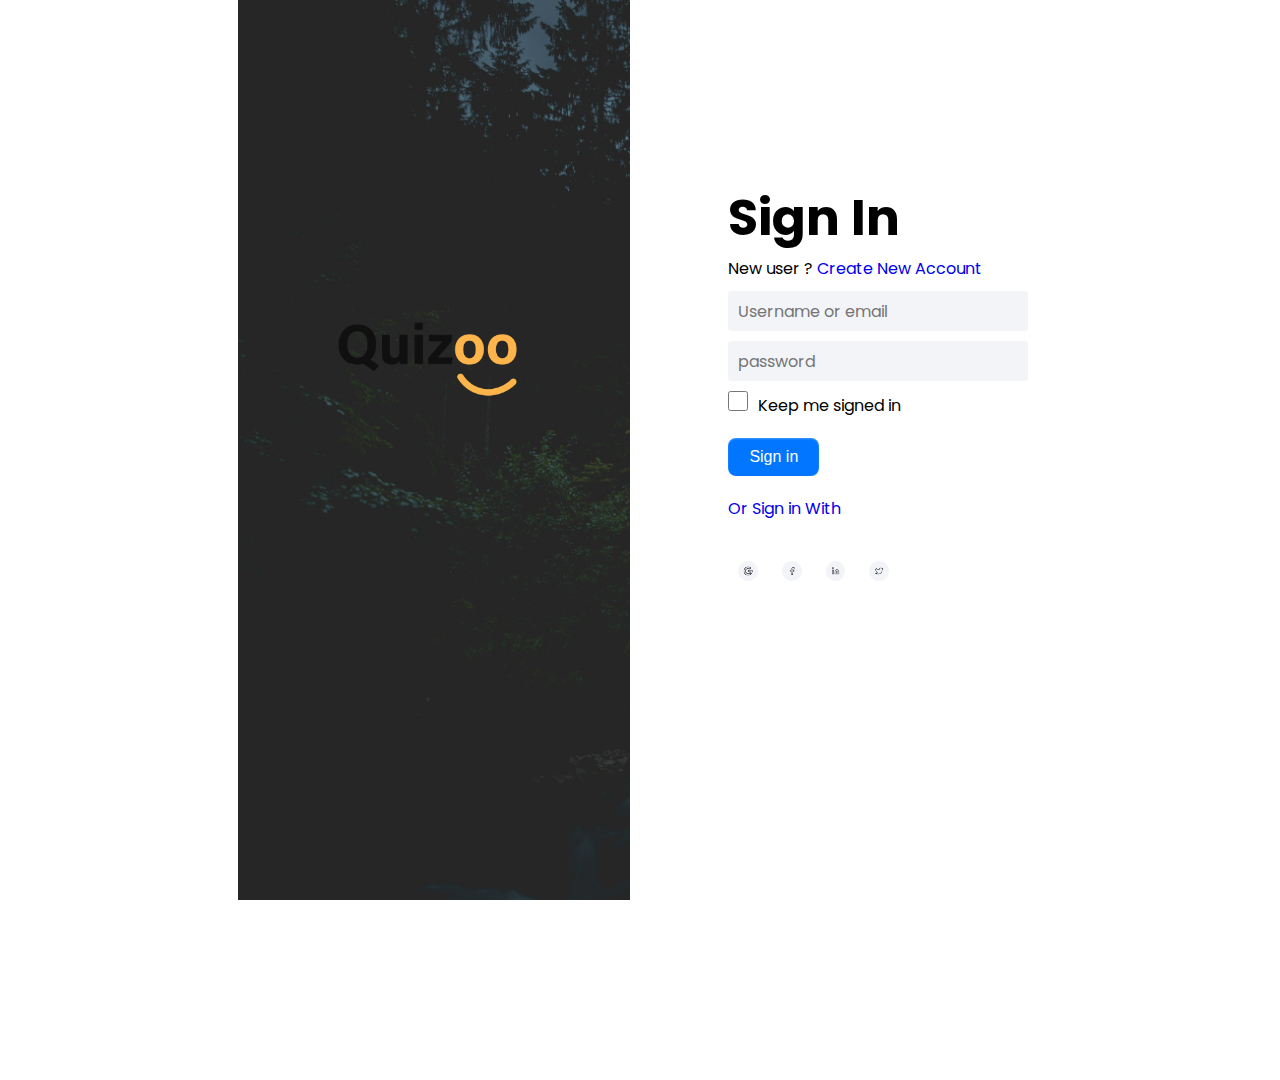
<file: Sign in/index.html>
<!DOCTYPE html>
<html lang="en">

<head>
    <meta charset="UTF-8">
    <meta http-equiv="X-UA-Compatible" content="IE=edge">
    <meta name="viewport" content="width=device-width, initial-scale=1.0">
    <link rel="stylesheet" href="style.css">
    <title>Sign in </title>
</head>

<body>
    <div class="countainer">
        <div class="right-side">
            <img src="images/logo Quizoo.png" alt="">

        </div>
        <div class="left-side">
            <form action="" method="get" class="regiser-form">
                <h3>Create An Account</h3>
                <!-- <h2>Join Quizoo today.</h2> -->
                <p class="toglleMe">Already an user? <span><a href="#">Sign In </a></span></p>
                <input type="text" placeholder="First Name"><br>
                <input type="text" placeholder="Last Name"><br>
                <input type="text" placeholder="Email Address"><br>
                <input type="password" placeholder="Password"><br>
                <input type="checkbox" name="" id=""><label for="keepmesign">Keep me signed
                    in</label><br>
                <button> Sign Up </button>
                <p class=" keepMe">Or Sign in With </p>
                <div class="social-media">
                    <img src="images/Circle Button.png" alt="">
                    <img src="images/Circle Button-1.png" alt="">
                    <img src="images/Circle Button-2.png" alt="">
                    <img src="images/Circle Button-3.png" alt="">
                </div>
            </form>
            <form action="" method="get" class="login">
                <h3>Sign In</h3>
                <!-- <h2>Join Quizoo today.</h2> -->
                <p class="toglleMe">New user ? <span><a href="#">Create New Account </a></span></p>
                <input type="text" placeholder="Username or email" name="userNameOrEmail" class="" id="email"><br>
                <p class="error-hint hidden">Username or email are required</p>

                <input type="password" name="password" placeholder="password" class=""><br>
                <p class="error_hintpass hidden">password is required</p>
                <input type="checkbox" name="" id=""><label for="keepmesign" ">Keep me signed
                    in</label><br>
                <button class=" btn-signIn"> Sign in </button>


                    <p class=" keepMe"><a href="/Articles/index.html">Or Sign in With</a> </p>
                    <div class="social-media">
                        <img src="images/Circle Button.png" alt="">
                        <img src="images/Circle Button-1.png" alt="">
                        <img src="images/Circle Button-2.png" alt="">
                        <img src="images/Circle Button-3.png" alt="">
                    </div>
            </form>

        </div>
    </div>

    <script src="script.js"></script>
    <script src="jquery-3.6.0.min.js"></script>
    <script>
        $('.toglleMe a').click(function () {
            $('form').animate({ height: "toggle", opacity: "toggle" }, "slow");
        });







    </script>
</body>

</html>
</file>
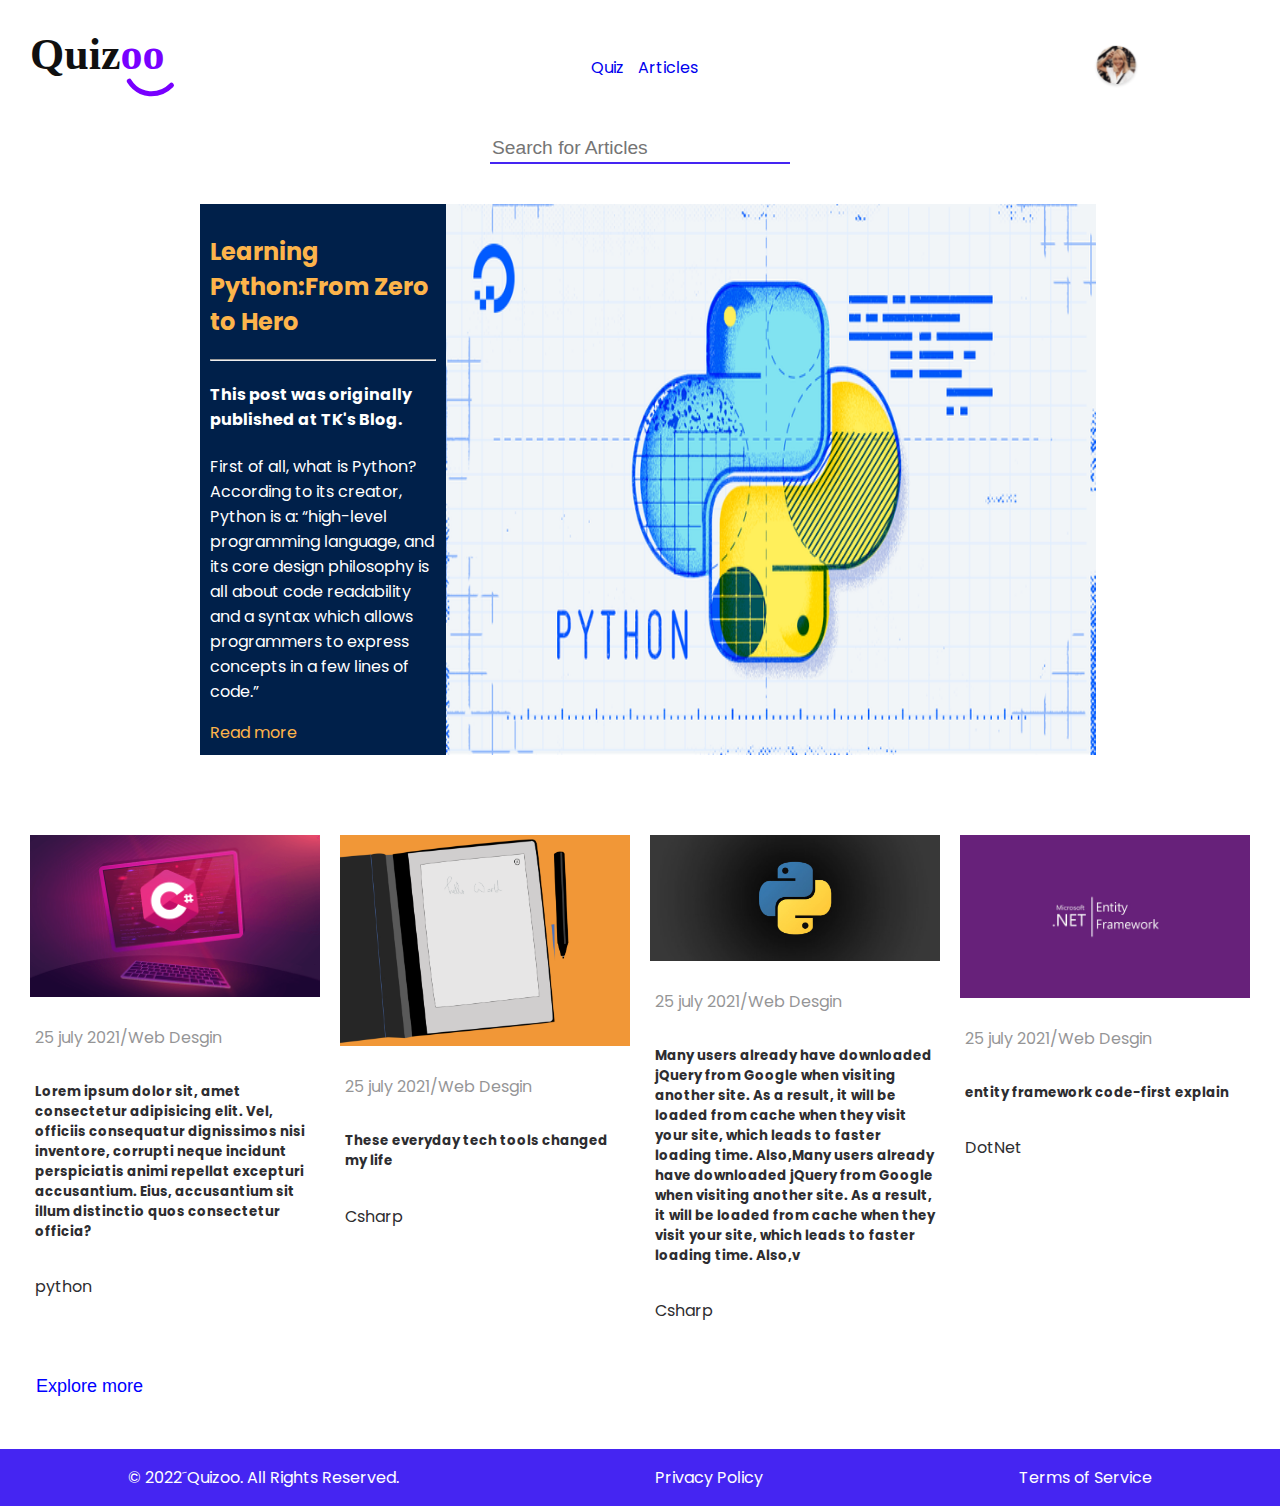
<file: Articles.html>
<!DOCTYPE html>
<html lang="en">

<head>
    <meta charset="UTF-8">
    <meta http-equiv="X-UA-Compatible" content="IE=edge">
    <meta name="viewport" content="width=device-width, initial-scale=1.0">
    <link rel="stylesheet" href="Articles.css">
    <title>Article</title>
</head>

<body>
    <header>
        <img src="images/logo Quizoo.svg" alt="">
        <div class="link-nav">
            <a href="QuizHome.html">Quiz</a>
            <a href="Articles.html">Articles</a>
        </div>
        <div class="container">
            <div class="Profile" onclick="menuToggle();">

                <img id="ProfilePhoto" src="images/Ellipse 31.png" alt="">

            </div>
            <div class="menu">
                <h3>Samantha</h3>
                <ul>
                    <li><a href="#">My Profile</a></li>
                    <li><a href="#">Favourite</a></li>
                    <li><a href="#">Settings</a></li>
                    <li><a href="#">Sign out</a></li>
                </ul>
            </div>

        </div>
    </header>
    <div class="main-contatiner">
        <div class="search">
            <input class="input-search" type="search" placeholder="Search for Articles">
            </hr>
        </div>
        <div class="main-article">
            <div class="text-inside">
                <h2 class="text-limoni">Learning Python:From Zero to Hero</h2>
                <hr class="text-limoni">
                <h4>This post was originally published at TK's Blog.</h4>
                <p>First of all, what is Python? According to its creator, Python is a:
                    “high-level programming language, and its core design philosophy is all about code readability and a
                    syntax which allows programmers to express concepts in a few lines of code.”
                </p>
                <a href="ArticlePython.html" class="text-limoni">Read more</a>


            </div>
            <div class="image-main-article">
                <img src="images/how-to-code-in-python.png" width="650px" height="100%" alt="">
            </div>

        </div>
        <div class="sub-article">
            <div class="art1">
                <img src="images/csharp-using-declaration.png" alt="">
                <p class="text-disc">25 july 2021/Web Desgin</p>
                <h5>Lorem ipsum dolor sit, amet consectetur adipisicing elit. Vel, officiis consequatur dignissimos nisi
                    inventore, corrupti neque incidunt perspiciatis animi repellat excepturi accusantium. Eius,
                    accusantium sit illum distinctio quos consectetur officia?</h5>
                <a href="ArticlePython.html">
                    <p>python</p>
                </a>
            </div>
            <div class="art1">
                <img src="images/1 8Sfa2kyrjq8I2ZtFQkpejA.png" alt="">
                <p class="text-disc">25 july 2021/Web Desgin</p>
                <h5>These everyday tech tools changed my life</h5>
                <p>Csharp</p>
            </div>
            <div class="art1">
                <img src="images/python-socket-programming.jpg" alt="">
                <p class="text-disc">25 july 2021/Web Desgin</p>
                <h5>Many users already have downloaded jQuery from Google when visiting another site. As a result, it
                    will be loaded from cache when they visit your site, which leads to faster loading time. Also,Many
                    users already have downloaded jQuery from Google when visiting another site. As a result, it will be
                    loaded from cache when they visit your site, which leads to faster loading time. Also,v</h5>
                <p>Csharp</p>
            </div>
            <div class="art1">
                <img src="images/entity-framework-33.jpg" alt="">
                <p class="text-disc">25 july 2021/Web Desgin</p>
                <h5>entity framework code-first explain</h5>
                <p>DotNet</p>
            </div>
            <div class="art1 hidden">
                <img src="images/csharp-using-declaration.png" alt="">
                <p class="text-disc">25 july 2021/Web Desgin</p>
                <h5>learn python in deep</h5>
                <p>python</p>
            </div>
            <div class="art1 hidden">
                <img src="images/1 8Sfa2kyrjq8I2ZtFQkpejA.png" alt="">
                <p class="text-disc">25 july 2021/Web Desgin</p>
                <h5>These everyday tech tools changed my life</h5>
                <p>Csharp</p>
            </div>
            <div class="art1 hidden">
                <img src="images/csharp-using-declaration.png" alt="">
                <p class="text-disc">25 july 2021/Web Desgin</p>
                <h5>csharp tricks</h5>
                <p>Csharp</p>
            </div>
            <div class="art1 hidden">
                <img src="images/entity-framework-33.jpg" alt="">
                <p class="text-disc">25 july 2021/Web Desgin</p>
                <h5>entity framework code-first explain</h5>
                <p>DotNet</p>
            </div>
        </div>
        <button class="explore-more">Explore more</button>

    </div>
    <footer>
        <p>© 2022 َQuizoo. All Rights Reserved.</p>
        <p>Privacy Policy</p>
        <p>Terms of Service</p>
    </footer>
    <script src="Articles.js"></script>
    <script src="https://ajax.googleapis.com/ajax/libs/jquery/3.5.1/jquery.min.js"></script>
    <script>
        $('.explore-more').click(function () {
            $('.hidden').toggle();
            let textbtn = document.getElementsByClassName('explore-more');
            if ($(".explore-more").text() == "Explore more") {
                $(".explore-more").text("show less");
            }
            else {
                $(".explore-more").text("Explore more");
            }



        })

    </script>

</body>

</html>
</file>
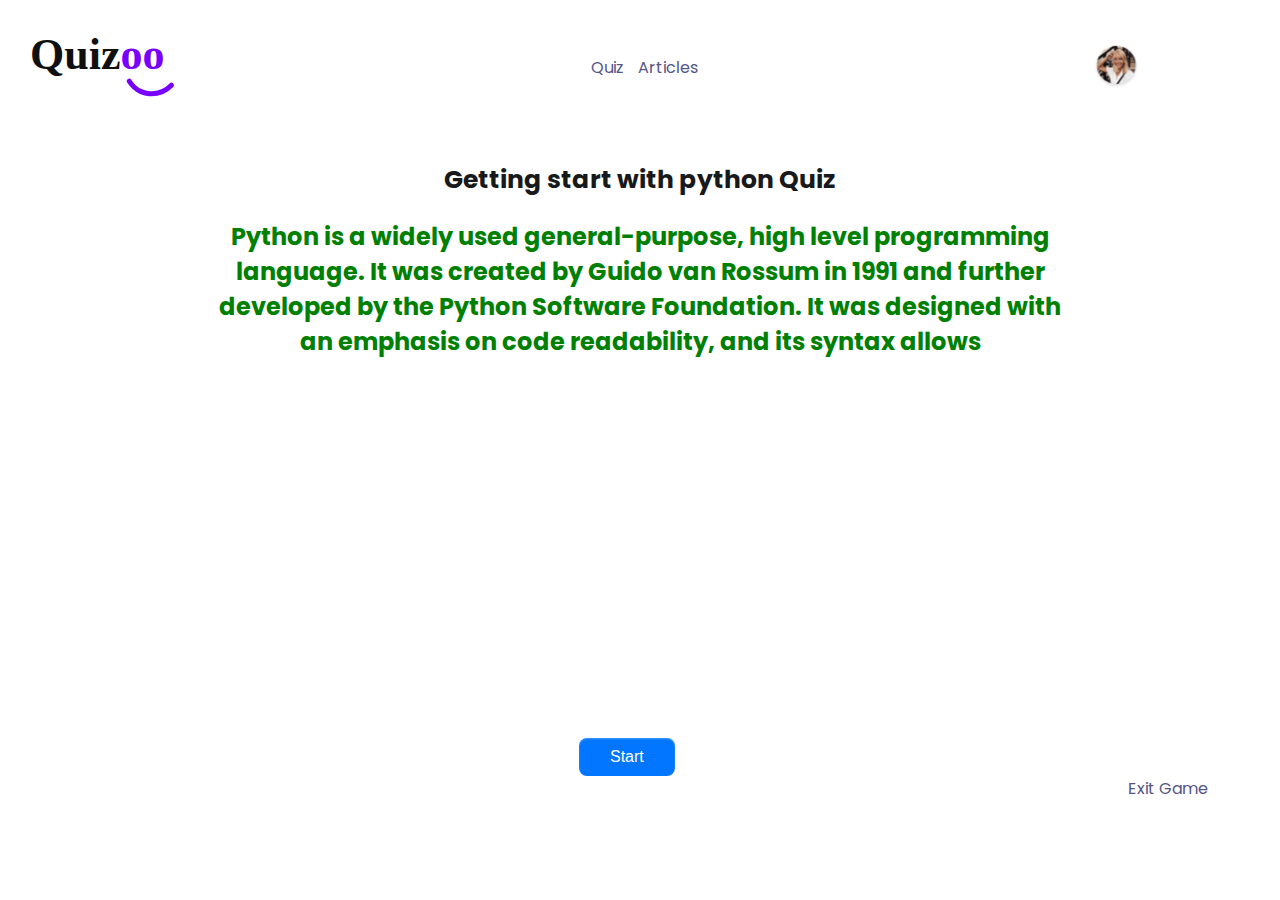
<file: Quiz.html>
<!DOCTYPE html>
<html lang="en">

<head>
    <meta charset="UTF-8">
    <meta http-equiv="X-UA-Compatible" content="IE=edge">
    <meta name="viewport" content="width=device-width, initial-scale=1.0">
    <link rel="stylesheet" href="Quiz.css">
    <title>quiz</title>
</head>

<body>
    <header>
        <img src="images/logo Quizoo.svg" alt="">
        <div class="link-nav">
            <a href="/Quiz home page/index.html">Quiz</a>
            <a href="/Articles/index.html">Articles</a>
        </div>
        <div class="container">
            <div class="Profile" onclick="menuToggle();">

                <img id="ProfilePhoto" src="images/Ellipse 31.png" alt="">

            </div>
            <div class="menu ">
                <h3>Samantha</h3>
                <ul>
                    <li><a href="#">My Profile</a></li>
                    <li><a href="#">Favourite</a></li>
                    <li><a href="#">Settings</a></li>
                    <li><a href="#">Sign out</a></li>
                </ul>
            </div>

        </div>

    </header>
    <section class="QuizSection">


    </section>
    <button class="btn" id="start">Start</button>

    <a id="Exit-game" href="/Home Page/index.html"> Exit Game</a>




    <!-- <section class="container">
        <p> Question 1 of 20 </p>
        <h1>
            what is the correct syntax for defining a class called Game .
            of it inherits from a parent class called LogicGame ?
        </h1>
        <div class="check-options ">
            <div class="radio">
                <input type="radio" name="answer" class="btnRadio" value="1"> <label for="1">def Game.LogicGame(): <br>
                    &nbsp;&nbsp;&nbsp;&nbsp;&nbsp;&nbsp;&nbsp;pass</label> <br>
            </div>
            <div class="radio">
                <input type="radio" name="answer" class="btnRadio" value="2"> <label for="2">Class Game(LogicGame):<br>
                    &nbsp;&nbsp;&nbsp;&nbsp;&nbsp;&nbsp;&nbsp;pass</label> <br>
            </div>
            <div class="radio">
                <input type="radio" name="answer" class="btnRadio" value="3"> <label for="3">Class Game.LogicGame():<br>
                    &nbsp;&nbsp;&nbsp;&nbsp;&nbsp;&nbsp;&nbsp;pass</label> <br>
            </div>
            <div class="radio">
                <input type="radio" name="answer" class="btnRadio" value="4"> <label for="4">def
                    Game(LogicGame):<br>
                    &nbsp;&nbsp;&nbsp;&nbsp;&nbsp;&nbsp;&nbsp;pass</label>
            </div>
        </div>
        <a href="#" id="start">
            Next
        </a>

    </section> -->
    <!-- <footer>
        <p>Privacy Policy</p>
        <p>Terms of Service</p>
    </footer> -->


    <script src="Quiz.js"></script>
    <script src="jquery-3.6.0.min.js">
        $('main').animate({ height: "toggle", opacity: "toggle" }, "slow");
    </script>
</body>

</html>
</file>
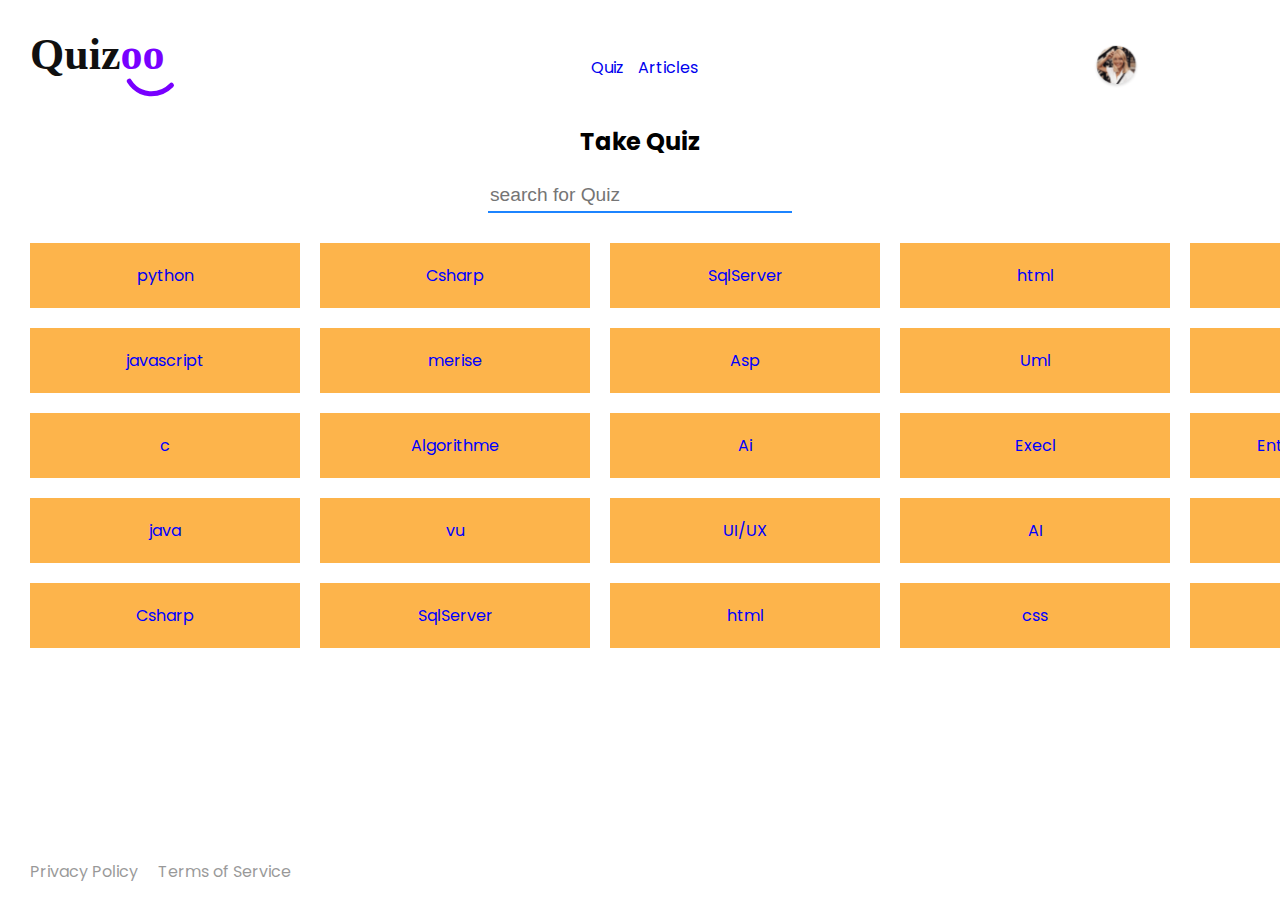
<file: QuizHome.html>
<!DOCTYPE html>
<html lang="en">

<head>
    <meta charset="UTF-8">
    <meta http-equiv="X-UA-Compatible" content="IE=edge">
    <meta name="viewport" content="width=device-width, initial-scale=1.0">
    <link rel="stylesheet" href="QuizHome.css">
    <title>Start The quiz </title>
</head>

<body>
    <header>
        <img src="images/logo Quizoo.svg" alt="">
        <div class="link-nav">
            <a href="#">Quiz</a>
            <a href="#">Articles</a>
        </div>
        <div class="container">
            <div class="Profile" onclick="menuToggle();">

                <img id="ProfilePhoto" src="images/Ellipse 31.png" alt="">

            </div>
            <div class="menu">
                <h3>Samantha</h3>
                <ul>
                    <li><a href="#">My Profile</a></li>
                    <li><a href="#">Favourite</a></li>
                    <li><a href="#">Settings</a></li>
                    <li><a href="#">Sign out</a></li>
                </ul>
            </div>

        </div>

    </header>
    <section>
        <div class="search-bar">
            <h2>Take Quiz</h2>
            <input type="text" class="input-search" placeholder="search for Quiz">
        </div>
        <div class="Quizes">
            <buttton class="btn-quiz"><a href="Quiz.html">python</a></buttton>
            <buttton class="btn-quiz">Csharp</buttton>
            <buttton class="btn-quiz">SqlServer</buttton>
            <buttton class="btn-quiz">html</buttton>
            <buttton class="btn-quiz">css</buttton>
            <buttton class="btn-quiz">javascript</buttton>
            <buttton class="btn-quiz">merise</buttton>
            <buttton class="btn-quiz">Asp</buttton>
            <buttton class="btn-quiz">Uml</buttton>
            <buttton class="btn-quiz">c++</buttton>
            <buttton class="btn-quiz">c</buttton>
            <buttton class="btn-quiz">Algorithme</buttton>
            <buttton class="btn-quiz">Ai</buttton>
            <buttton class="btn-quiz">Execl</buttton>
            <buttton class="btn-quiz">Entity framework</buttton>
            <buttton class="btn-quiz">java</buttton>
            <buttton class="btn-quiz">vu</buttton>
            <buttton class="btn-quiz">UI/UX</buttton>
            <buttton class="btn-quiz">AI</buttton>
            <buttton class="btn-quiz">python</buttton>
            <buttton class="btn-quiz">Csharp</buttton>
            <buttton class="btn-quiz">SqlServer</buttton>
            <buttton class="btn-quiz">html</buttton>
            <buttton class="btn-quiz">css</buttton>
            <buttton class="btn-quiz">javascript</buttton>


        </div>

    </section>
    <footer>
        <p>Privacy Policy</p>
        <p>Terms of Service</p>
    </footer>


    <script src="QuizHome.js"></script>

</body>

</html>
</file>
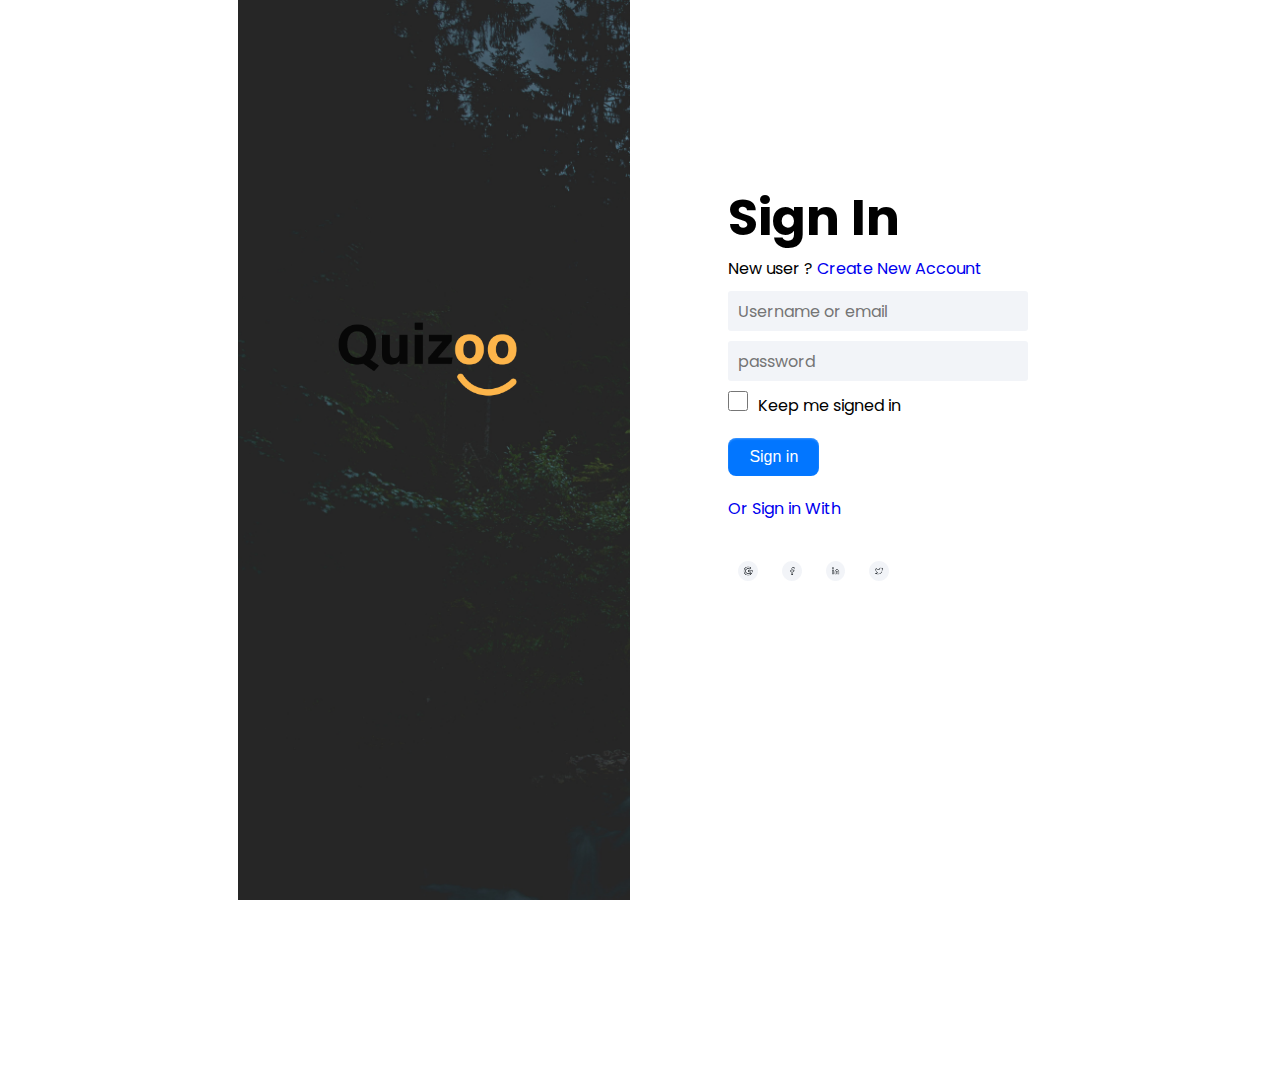
<file: Signin.html>
<!DOCTYPE html>
<html lang="en">

<head>
    <meta charset="UTF-8">
    <meta http-equiv="X-UA-Compatible" content="IE=edge">
    <meta name="viewport" content="width=device-width, initial-scale=1.0">
    <link rel="stylesheet" href="Signin.css">
    <title>Sign in </title>
</head>

<body>
    <div class="countainer">
        <div class="right-side">
            <img src="images/logo Quizoo.png" alt="">

        </div>
        <div class="left-side">
            <form action="" method="get" class="regiser-form">
                <h3>Create An Account</h3>
                <!-- <h2>Join Quizoo today.</h2> -->
                <p class="toglleMe">Already an user? <span><a href="#">Sign In </a></span></p>
                <input type="text" placeholder="First Name"><br>
                <input type="text" placeholder="Last Name"><br>
                <input type="text" placeholder="Email Address"><br>
                <input type="password" placeholder="Password"><br>
                <input type="checkbox" name="" id=""><label for="keepmesign">Keep me signed
                    in</label><br>
                <button> Sign Up </button>
                <p class=" keepMe">Or Sign in With </p>
                <div class="social-media">
                    <img src="images/Circle Button.png" alt="">
                    <img src="images/Circle Button-1.png" alt="">
                    <img src="images/Circle Button-2.png" alt="">
                    <img src="images/Circle Button-3.png" alt="">
                </div>
            </form>
            <form action="" method="get" class="login">
                <h3>Sign In</h3>
                <!-- <h2>Join Quizoo today.</h2> -->
                <p class="toglleMe">New user ? <span><a href="#">Create New Account </a></span></p>
                <input type="text" placeholder="Username or email" name="userNameOrEmail" class="" id="email"><br>
                <p class="error-hint hidden">Username or email are required</p>

                <input type="password" name="password" placeholder="password" class=""><br>
                <p class="error_hintpass hidden">password is required</p>
                <input type="checkbox" name="" id=""><label for="keepmesign" ">Keep me signed
                    in</label><br>
                <button class=" btn-signIn"> Sign in </button>


                    <p class=" keepMe"><a href="/Articles/index.html">Or Sign in With</a> </p>
                    <div class="social-media">
                        <img src="images/Circle Button.png" alt="">
                        <img src="images/Circle Button-1.png" alt="">
                        <img src="images/Circle Button-2.png" alt="">
                        <img src="images/Circle Button-3.png" alt="">
                    </div>
            </form>

        </div>
    </div>

    <script src="Signin.js"></script>
    <script src="jquery-3.6.0.min.js"></script>
    <script>
        $('.toglleMe a').click(function () {
            $('form').animate({ height: "toggle", opacity: "toggle" }, "slow");
        });







    </script>
</body>

</html>
</file>
<file: Sign in/style.css>
@import url('https://fonts.googleapis.com/css2?family=Poppins:ital,wght@0,100;0,200;0,300;0,500;0,600;1,100;1,400&display=swap');

*,*::after,*::before{
    box-sizing: border-box;
}




*{
    margin: 0;
    padding: 0;
}



a{
    border: none;
    text-decoration: none;
}

body{
    padding: 0;
    margin: 0;
    font-family: 'Poppins','Segoe UI', Tahoma, Geneva, Verdana, sans-serif;
    overflow: hidden;

}




h3{

    font-size: 50px;
    /* text-align: left;
    padding-left: 120px; */
    
}


input[type=text],input[type=password]{
    margin-top: 10px;
    width: 300px;
    height: 40px;
}

input[type=checkbox]{
    margin-top: 10px;
    margin-right: 10px;
    width: 20px;
    height: 20px;

}




input{
    
    padding: 10px;
    border: none;
    box-shadow: none;
    font: inherit;
    width: 100%;
    transition: 0.3s;
    background-color: #F2F4F8;
    border-radius: 3px;
    height: 200px;
    
}


input:focus{

    outline: 0;
    /* box-shadow: 0 0 0 0.15rem rgb(49, 49, 47); */
    transform: scale(1.020);
}



/* CSS */
button {
  align-items: center;
  appearance: button;
  background-color: #0276FF;
  border-radius: 8px;
  border-style: none;
  box-shadow: rgba(255, 255, 255, 0.26) 0 1px 2px inset;
  box-sizing: border-box;
  color: #fff;
  cursor: pointer;
  display: flex;
  flex-direction: row;
  flex-shrink: 0;
  font-size: 100%;
  line-height: 1.15;
  margin-top: 20px;
  margin-bottom: 20px;
  padding: 10px 21px;
  text-align: center;
  text-transform: none;
  transition: color .13s ease-in-out,background .13s ease-in-out,opacity .13s ease-in-out,box-shadow .13s ease-in-out;

  
  
}

button:active {
  background-color: #006AE8;
}

button:hover {
  background-color: #1C84FF;
}



.social-media img{
    padding-top: 30px;
    width: 5%;
    margin: 10px;
    cursor: pointer;
}
p .keepMe{
    position: relative;
}
/* 
.keepMe::before{
    content: "";
    display: block;
    width: 120px;
    height: 2px;
    background: #000;
    position: absolute;
    left: 0;
    top:40%;

}


.keepMe::after{
    content: "";
    display: block;
    width: 120px;
    height: 2px;
    background: #000;
    position: absolute;
    right: 0;
    top:50%;


    

} */

.countainer{
    display: grid;
    grid-template-columns: repeat(2,1fr);
    gap: 20px;
    height: 100vh;
    /* align-items: center;
    align-items: center; */
    /* justify-content: center;
    align-content: center ; */
    justify-self: center;
    align-self: center;
}

.countainer div{
    /* display: grid; */
    height: 100vh;
    position: relative;
    overflow: hidden;
}

.right-side img{
    width: 50%;
    position: absolute;
    top: 40%;
    left: 50%;
    transform: translate(-50%,-50%);
    
}

.right-side{
    background-image: url("images/karsten-wurth-karsten-wuerth-7BjhtdogU3A-unsplash.jpg");
    background-size: cover;
}

.left-side{
    position: absolute;
    top: 20%;
    left: 20%;


    
}

.regiser-form{
    display: none;
}

/* validtion styling */

input.invalid{
    border: 1px solid red;
}

.error-hint,.error_hintpass{
    color: red;
    font-size: 80%;
}



.hidden{
    display: none;
}
</file>
<file: Articles.css>
@import url('https://fonts.googleapis.com/css2?family=Poppins:ital,wght@0,100;0,200;0,300;0,500;0,600;1,100;1,400&display=swap');

body{
    scroll-behavior: smooth;
    padding: 0;
    margin: 0;
    font-family: 'Poppins','Segoe UI', Tahoma, Geneva, Verdana, sans-serif;

}
header{
    padding: 30px;
    /* position: relative; */
    display: grid;
    justify-content: space-around;
    align-items: center;
    gap: 20px;
    grid-template-columns: repeat(3,1fr);
    justify-content: space-around;
}



.input-search{
    width: 300px;
    height: 30px;
    border: none;
    color: #2904f8;
    font-size: 1.2rem;
    transition: 0.3s;
    border-bottom: 2px solid #4525F2;
}

.input-search:active{
    border: none;
}
input:focus{
    outline: 0;
    /* box-shadow: 0 0 0 0.15rem rgb(49, 49, 47); */
    transform: scale(1.020);
}


.link-nav a{
    margin-left: 10px;
    text-decoration: none;
}


.container{
    position: relative;
    left: 50%;
    top: 40%;
    transform: translate(-50%,-50%);
}

#ProfilePhoto{
    width: 12%;
    border-radius: 50%;
    cursor: pointer;
    margin-top: 20px;
    margin-left: 60%;
}

.link-nav{
    display: inline;
    text-align: center;
}

.link-nav a:hover{
    color: #6C63FF;
    cursor: pointer;
    border-bottom: 3px solid #6C63FF;
    
}

h3{
    text-align: center;
}
a{
    text-decoration: none;
}
.menu{
    left: 200px;
    position: absolute;
    margin: 10px;
    /* padding-left: 10px; */
    border-radius: 6px;
    /* padding: 20px; */
    width: 200px;
    box-shadow: -1px 0px 11px -5px #a3a3a3;
    background: whitesmoke;
    transition: 0.3s ease;
    visibility: hidden;
    opacity: 0;
    float: left;
 
}

li{
    text-decoration: none;
}
.menu ul li{
    margin-top: 5px;
    font-weight: 500;
    list-style: none;
    text-decoration: none;
    border: none;
}
.active{
    transform: scale(1.025);
    visibility: visible;
    opacity: 1;
}


.search{
    display: grid;
    justify-items: center;
    align-items: center;
    text-decoration: none;
    /* width: 400px; */
}

.main-article{
    margin-left: 200px;
    margin-top: 40px;
    width: 70%;
    cursor: pointer;
    display: grid;
    grid-template-columns: auto auto;
    transition: 0.2s ease-in;
    
}
.main-article:hover{
    cursor: pointer;
    transform: scale(1.01);
    box-shadow:-6px -2px 15px -5px rgba(0,0,0,0.65);
}
.text-inside{
    background-color: #00204A;
    color: white;

    padding: 10px;
}
.image-main-article{
    object-fit: cover;
}

.text-limoni{
    color: #FDB44B;
}

.sub-article{
    border-radius: 4px;
    padding: 30px;
    margin-top: 50px;
    display: grid;
    grid-template-columns: repeat(4,1fr);
    gap: 20px;
}


.text-disc{
    opacity: 0.5;
}

.art1 p,h5{
    color: #2d2d30;
    padding: 5px;
}

.art1:hover{
    background-color: rgb(236, 253, 247);
    transition: 0.2s;
    transform: scale(1.03);
    cursor: pointer;
    
}
.art1 img{
    width: 100%;
}


.hidden{
    transition: 0.2s ease-in;
    display: none;
}



footer{
    margin-top: 50px;
    background-color: #4525F2;
    display: flex;
    justify-content: space-around;
    color: white;
}


.explore-more{
    border: none;
    background-color: white;
    cursor: pointer;
    color: blue;
    font-size: large;
    margin-left: 30px;
    
}
.explore-more:hover{
    color: black;
    border-bottom: 2px solid black;
    transition: 0.1s ease-in;

}
</file>
<file: Quiz.css>
@import url('https://fonts.googleapis.com/css2?family=Poppins:ital,wght@0,100;0,200;0,300;0,500;0,600;1,100;1,400&display=swap');

body{
    padding: 30px;
    margin: 0;
    font-family: 'Poppins','Segoe UI', Tahoma, Geneva, Verdana, sans-serif;
    transition: 0.2s ease-in-out;

}
header{
    /* position: relative; */
    display: grid;
    justify-content: space-around;
    align-items: center;
    gap: 20px;
    grid-template-columns: repeat(3,1fr);
    justify-content: space-around;
}

.link-nav a{
    margin-left: 10px;
    text-decoration: none;
}


.container{
    position: relative;
    left: 50%;
    top: 40%;
    transform: translate(-50%,-50%);
}

#ProfilePhoto{
    width: 12%;
    border-radius: 50%;
    cursor: pointer;
    margin-top: 20px;
    margin-left: 60%;
}

.link-nav{
    display: inline;
    text-align: center;
}

.link-nav a:hover{
    color: #6C63FF;
    cursor: pointer;
    border-bottom: 3px solid #6C63FF;
    
}


a{
    text-decoration: none;
}
.menu{
    left: 200px;
    position: absolute;
    margin: 10px;
    /* padding-left: 10px; */
    border-radius: 6px;
    /* padding: 20px; */
    width: 200px;
    box-shadow: -1px 0px 11px -5px #a3a3a3;
    background: whitesmoke;
    transition: 0.3s ease;
    visibility: hidden;
    opacity: 0;
    float: left;
 
}

li{
    text-decoration: none;
}
.menu ul li{
    margin-top: 5px;
    font-weight: 500;
    list-style: none;
    text-decoration: none;
    border: none;
}


.active{
  
  transform: scale(1.025);
  visibility: visible;
  opacity: 1;
}

h3{
    width: 100%;
    text-align: center;
    font-size: 18px;
    font-weight: 500;
    line-height: 1.3em;
    color: #555;
}

span{
    font-size: 14px;
    color: #cecece;
}

a{
  font-size: 16px;
    color: #558;
  transition: 0.5s;
}

a:hover{
    color: rgb(59, 57, 57);
}


p{
   opacity: 0.40;
  
  
}



section{
    text-align: center;
    padding-top:40px;
    margin-right: 15%;
    margin-left: 15%;
    height: 66vh;
}

footer{
    display: flex;
    text-align: end;
    gap: 20px;
    float: right;
    margin-bottom: 0;
    bottom: 0;
    /* margin-right: 10px; */
}

h1{
    font-size: 25px;
    font-weight: bold;
    color: #18191a;
}

.btns{
    /* text-decoration: none;
    align-items: left; */
    background-color: #0276FF;
    border-radius: 8px;
    /* border-style: none; */
    box-shadow: rgba(255, 255, 255, 0.26) 0 1px 2px inset;
    box-sizing: border-box;
    color: #fff;
    cursor: pointer;
    font-size: 100%;
    line-height: 1.15;
    padding: 10px 31px;
    /* text-align: center; */
    /* text-transform: none; */
    margin: 10px;
    margin-bottom: 30px;
    transition: color .13s ease-in-out,background .13s ease-in-out,opacity .13s ease-in-out,box-shadow .13s ease-in-out;
    /* margin-left: 50%; */
    

}


#Exit-game{
    /* text-decoration: none;
    align-items: left;
    background-color: #0276FF;
    border-radius: 8px;
    border-style: none;
    box-shadow: rgba(255, 255, 255, 0.26) 0 1px 2px inset;
    box-sizing: border-box;
    color: #fff; */
    cursor: pointer;
    /* font-size: 100%; */
    /* line-height: 1.15; */
    /* padding: 10px 31px; */
    text-align: center;
    text-transform: none;
    transition: color .13s ease-in-out,background .13s ease-in-out,opacity .13s ease-in-out,box-shadow .13s ease-in-out;
    margin-left: 90%;
    
  }
  
/* CSS */
#start, .next{
    text-decoration: none;
    align-items: left;
    background-color: #0276FF;
    border-radius: 8px;
    border-style: none;
    box-shadow: rgba(255, 255, 255, 0.26) 0 1px 2px inset;
    box-sizing: border-box;
    color: #fff;
    cursor: pointer;
    font-size: 100%;
    /* line-height: 1.15; */
    padding: 10px 31px;
    text-align: center;
    text-transform: none;
    transition: color .13s ease-in-out,background .13s ease-in-out,opacity .13s ease-in-out,box-shadow .13s ease-in-out;
    margin-left: 45%;
    
  }
  
#start:active {
    background-color: #006AE8;
  }
  
#btn-start:hover {
    background-color: #1C84FF;
}
  

#text-section{
    margin-bottom:59px ;
}


.check-options{
    text-align: left;
    font-size: 20px;
}

input[type="radio"] {
    background-image: url("images/Ellipse\ 31.png");
    margin: 0;
    font: inherit;
    width: 1.15em;
    height: 1.15em;
    border: 0.15em solid none;
    border-radius: 50%;
    margin: 5px;
    cursor: pointer;
}




.selected-radio{
    border: 3px solid rgb(218, 216, 216);
    border-radius: 3px;
    width: 500px;
    margin: 10px;
   display: none;
    
}
</file>
<file: QuizHome.css>
@import url('https://fonts.googleapis.com/css2?family=Poppins:ital,wght@0,100;0,200;0,300;0,500;0,600;1,100;1,400&display=swap');

body{
    padding: 30px;
    margin: 0;
    font-family: 'Poppins','Segoe UI', Tahoma, Geneva, Verdana, sans-serif;
    

}
header{
    /* position: relative; */
    display: grid;
    justify-content: space-around;
    align-items: center;
    gap: 20px;
    grid-template-columns: repeat(3,1fr);
    justify-content: space-around;
}


.Quizes{
    width: 80%;
    margin-top: 30px;
    align-items: center;
    align-content: center;
    display: grid;
    grid-template-columns: repeat(5,1fr);
    gap: 20px;
    text-align: center;
}

.btn-quiz{
    text-align: center;
    padding: 20px;
    cursor: pointer;
    width: 230px;
    color: blue;
    background-color: #FDB44B;
    transition: 0.2s ease-in;
}

.btn-quiz:hover{
    transform: scale(1.03);
    color: whitesmoke ;
    background-color:rgb(69, 69, 196);
}
.link-nav a{
    margin-left: 10px;
    text-decoration: none;
}


.container{
    position: relative;
    left: 50%;
    top: 40%;
    transform: translate(-50%,-50%);
}

#ProfilePhoto{
    width: 12%;
    border-radius: 50%;
    cursor: pointer;
    margin-top: 20px;
    margin-left: 60%;
}

.link-nav{
    display: inline;
    text-align: center;
}

.link-nav a:hover{
    color: #6C63FF;
    cursor: pointer;
    border-bottom: 3px solid #6C63FF;
    
}


a{
    text-decoration: none;
}
.menu{
    left: 200px;
    position: absolute;
    margin: 10px;
    /* padding-left: 10px; */
    border-radius: 6px;
    /* padding: 20px; */
    width: 200px;
    box-shadow: -1px 0px 11px -5px #a3a3a3;
    background: whitesmoke;
    transition: 0.3s ease;
    visibility: hidden;
    opacity: 0;
    float: left;
 
}

li{
    text-decoration: none;
}
.menu ul li{
    margin-top: 5px;
    font-weight: 500;
    list-style: none;
    text-decoration: none;
    border: none;
}


.active{
  
  transform: scale(1.025);
  visibility: visible;
  opacity: 1;
}

h3{
    width: 100%;
    text-align: center;
    font-size: 18px;
    font-weight: 500;
    line-height: 1.3em;
    color: #555;
}

span{
    font-size: 14px;
    color: #cecece;
}
/* 
a{
  font-size: 16px;
    color: #558;
  transition: 0.5s;
} */

a:hover{
   color: #FDB44B;
}


p{
   opacity: 0.40;
  
  
}



section{
    text-align: center;
    
}

footer{
    position: absolute;
    display: flex;
    gap: 20px;
    /* float: right; */
    margin-bottom: 0;
    bottom: 0;
    margin-right: 10px;
    align-items: flex-end;
    
}

h1{
    font-size: 40px;
    font-weight: bold;
}


/* CSS */
#start{
    text-decoration: none;
    align-items: center;
    background-color: #0276FF;
    border-radius: 8px;
    border-style: none;
    box-shadow: rgba(255, 255, 255, 0.26) 0 1px 2px inset;
    box-sizing: border-box;
    color: #fff;
    cursor: pointer;
    font-size: 100%;
    line-height: 1.15;
    padding: 10px 31px;
    text-align: center;
    text-transform: none;
    transition: color .13s ease-in-out,background .13s ease-in-out,opacity .13s ease-in-out,box-shadow .13s ease-in-out;
  
    
    
  }
  
#start:active {
    background-color: #006AE8;
  }
  
#btn-start:hover {
    background-color: #1C84FF;
}
  

#text-section{
    margin-bottom:59px ;
}


.search{
    display: grid;
    justify-items: center;
    align-items: center;
    text-decoration: none;
    /* width: 400px; */
}


.input-search{
    width: 300px;
    height: 30px;
    border: none;
    color: #1C84FF;
    font-size: 1.2rem;
    transition: 0.3s;
    border-bottom: 2px solid #1C84FF;
}

.input-search:active{
    border: none;
}
input:focus{
    outline: 0;
    /* box-shadow: 0 0 0 0.15rem rgb(49, 49, 47); */
    transform: scale(1.00);
}
</file>
<file: Signin.css>
@import url('https://fonts.googleapis.com/css2?family=Poppins:ital,wght@0,100;0,200;0,300;0,500;0,600;1,100;1,400&display=swap');

*,*::after,*::before{
    box-sizing: border-box;
}




*{
    margin: 0;
    padding: 0;
}



a{
    border: none;
    text-decoration: none;
}

body{
    padding: 0;
    margin: 0;
    font-family: 'Poppins','Segoe UI', Tahoma, Geneva, Verdana, sans-serif;
    overflow: hidden;

}




h3{

    font-size: 50px;
    /* text-align: left;
    padding-left: 120px; */
    
}


input[type=text],input[type=password]{
    margin-top: 10px;
    width: 300px;
    height: 40px;
}

input[type=checkbox]{
    margin-top: 10px;
    margin-right: 10px;
    width: 20px;
    height: 20px;

}




input{
    
    padding: 10px;
    border: none;
    box-shadow: none;
    font: inherit;
    width: 100%;
    transition: 0.3s;
    background-color: #F2F4F8;
    border-radius: 3px;
    height: 200px;
    
}


input:focus{

    outline: 0;
    /* box-shadow: 0 0 0 0.15rem rgb(49, 49, 47); */
    transform: scale(1.020);
}



/* CSS */
button {
  align-items: center;
  appearance: button;
  background-color: #0276FF;
  border-radius: 8px;
  border-style: none;
  box-shadow: rgba(255, 255, 255, 0.26) 0 1px 2px inset;
  box-sizing: border-box;
  color: #fff;
  cursor: pointer;
  display: flex;
  flex-direction: row;
  flex-shrink: 0;
  font-size: 100%;
  line-height: 1.15;
  margin-top: 20px;
  margin-bottom: 20px;
  padding: 10px 21px;
  text-align: center;
  text-transform: none;
  transition: color .13s ease-in-out,background .13s ease-in-out,opacity .13s ease-in-out,box-shadow .13s ease-in-out;

  
  
}

button:active {
  background-color: #006AE8;
}

button:hover {
  background-color: #1C84FF;
}



.social-media img{
    padding-top: 30px;
    width: 5%;
    margin: 10px;
    cursor: pointer;
}
p .keepMe{
    position: relative;
}
/* 
.keepMe::before{
    content: "";
    display: block;
    width: 120px;
    height: 2px;
    background: #000;
    position: absolute;
    left: 0;
    top:40%;

}


.keepMe::after{
    content: "";
    display: block;
    width: 120px;
    height: 2px;
    background: #000;
    position: absolute;
    right: 0;
    top:50%;


    

} */

.countainer{
    display: grid;
    grid-template-columns: repeat(2,1fr);
    gap: 20px;
    height: 100vh;
    /* align-items: center;
    align-items: center; */
    /* justify-content: center;
    align-content: center ; */
    justify-self: center;
    align-self: center;
}

.countainer div{
    /* display: grid; */
    height: 100vh;
    position: relative;
    overflow: hidden;
}

.right-side img{
    width: 50%;
    position: absolute;
    top: 40%;
    left: 50%;
    transform: translate(-50%,-50%);
    
}

.right-side{
    background-image: url("images/karsten-wurth-karsten-wuerth-7BjhtdogU3A-unsplash.jpg");
    background-size: cover;
}

.left-side{
    position: absolute;
    top: 20%;
    left: 20%;


    
}

.regiser-form{
    display: none;
}

/* validtion styling */

input.invalid{
    border: 1px solid red;
}

.error-hint,.error_hintpass{
    color: red;
    font-size: 80%;
}



.hidden{
    display: none;
}
</file>
